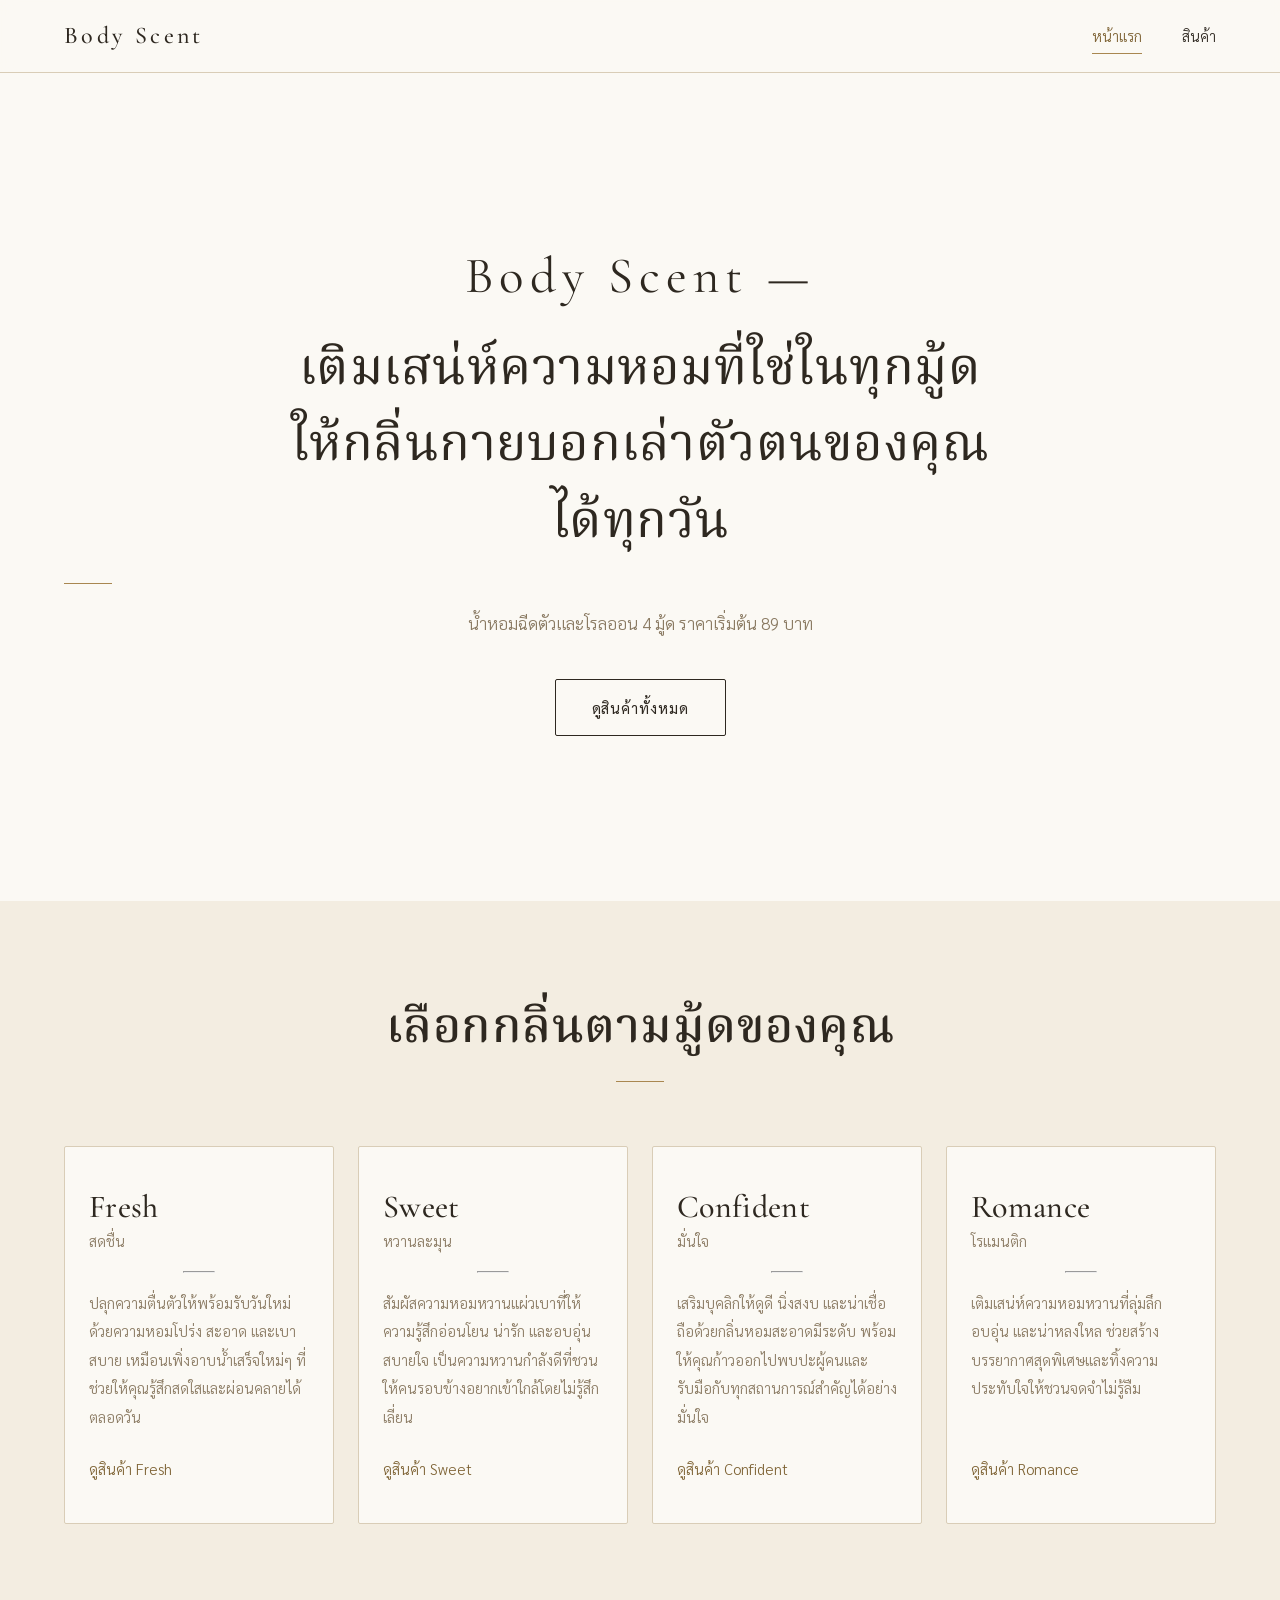
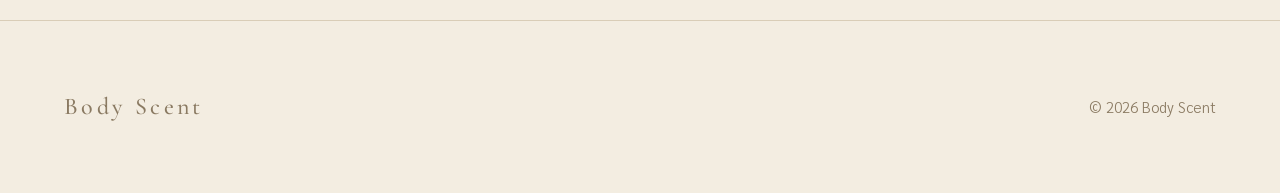
<file: index.html>
<!DOCTYPE html>
<html lang="th">
<head>
  <meta charset="UTF-8">
  <meta name="viewport" content="width=device-width, initial-scale=1">
  <title>Body Scent | น้ำหอมฉีดตัวและโรลออน</title>
  <meta name="description" content="Body Scent เติมเสน่ห์ความหอมที่ใช่ในทุกมู้ด ให้กลิ่นกายบอกเล่าตัวตนของคุณได้ทุกวัน">
  <link rel="stylesheet" href="style.css">
</head>
<body>

  <header class="site-header">
    <div class="container site-header__inner">
      <a class="brand" href="index.html">Body Scent</a>
      <nav class="nav" aria-label="เมนูหลัก">
        <a href="index.html" aria-current="page">หน้าแรก</a>
        <a href="product.html">สินค้า</a>
      </nav>
    </div>
  </header>

  <main>
    <!-- Hero -->
    <section class="hero">
      <div class="container">
        <h1 class="hero__title">
          <span class="hero__brand">Body Scent —</span>
          เติมเสน่ห์ความหอมที่ใช่ในทุกมู้ด ให้กลิ่นกายบอกเล่าตัวตนของคุณได้ทุกวัน
        </h1>
        <hr class="rule">
        <p class="hero__sub">น้ำหอมฉีดตัวและโรลออน 4 มู้ด ราคาเริ่มต้น 89 บาท</p>
        <a class="btn" href="product.html">ดูสินค้าทั้งหมด</a>
      </div>
    </section>

    <!-- Moods -->
    <section class="section section--cream" id="moods">
      <div class="container">
        <div class="section-head is-center">
          <h2>เลือกกลิ่นตามมู้ดของคุณ</h2>
          <hr class="rule">
        </div>

        <div class="mood-grid">
          <a class="mood-card" data-mood="fresh" href="product.html?mood=fresh">
            <h3 class="mood-card__name">Fresh</h3>
            <p class="mood-card__th">สดชื่น</p>
            <hr class="mood-rule">
            <p class="mood-card__desc">ปลุกความตื่นตัวให้พร้อมรับวันใหม่ด้วยความหอมโปร่ง สะอาด และเบาสบาย เหมือนเพิ่งอาบน้ำเสร็จใหม่ๆ ที่ช่วยให้คุณรู้สึกสดใสและผ่อนคลายได้ตลอดวัน</p>
            <span class="mood-card__more">ดูสินค้า Fresh</span>
          </a>

          <a class="mood-card" data-mood="sweet" href="product.html?mood=sweet">
            <h3 class="mood-card__name">Sweet</h3>
            <p class="mood-card__th">หวานละมุน</p>
            <hr class="mood-rule">
            <p class="mood-card__desc">สัมผัสความหอมหวานแผ่วเบาที่ให้ความรู้สึกอ่อนโยน น่ารัก และอบอุ่นสบายใจ เป็นความหวานกำลังดีที่ชวนให้คนรอบข้างอยากเข้าใกล้โดยไม่รู้สึกเลี่ยน</p>
            <span class="mood-card__more">ดูสินค้า Sweet</span>
          </a>

          <a class="mood-card" data-mood="confident" href="product.html?mood=confident">
            <h3 class="mood-card__name">Confident</h3>
            <p class="mood-card__th">มั่นใจ</p>
            <hr class="mood-rule">
            <p class="mood-card__desc">เสริมบุคลิกให้ดูดี นิ่งสงบ และน่าเชื่อถือด้วยกลิ่นหอมสะอาดมีระดับ พร้อมให้คุณก้าวออกไปพบปะผู้คนและรับมือกับทุกสถานการณ์สำคัญได้อย่างมั่นใจ</p>
            <span class="mood-card__more">ดูสินค้า Confident</span>
          </a>

          <a class="mood-card" data-mood="romance" href="product.html?mood=romance">
            <h3 class="mood-card__name">Romance</h3>
            <p class="mood-card__th">โรแมนติก</p>
            <hr class="mood-rule">
            <p class="mood-card__desc">เติมเสน่ห์ความหอมหวานที่ลุ่มลึก อบอุ่น และน่าหลงใหล ช่วยสร้างบรรยากาศสุดพิเศษและทิ้งความประทับใจให้ชวนจดจำไม่รู้ลืม</p>
            <span class="mood-card__more">ดูสินค้า Romance</span>
          </a>
        </div>
      </div>
    </section>
  </main>

  <footer class="site-footer">
    <div class="container site-footer__inner">
      <span class="brand">Body Scent</span>
      <span>© 2026 Body Scent</span>
    </div>
  </footer>

  <script src="script.js"></script>
</body>
</html>
</file>
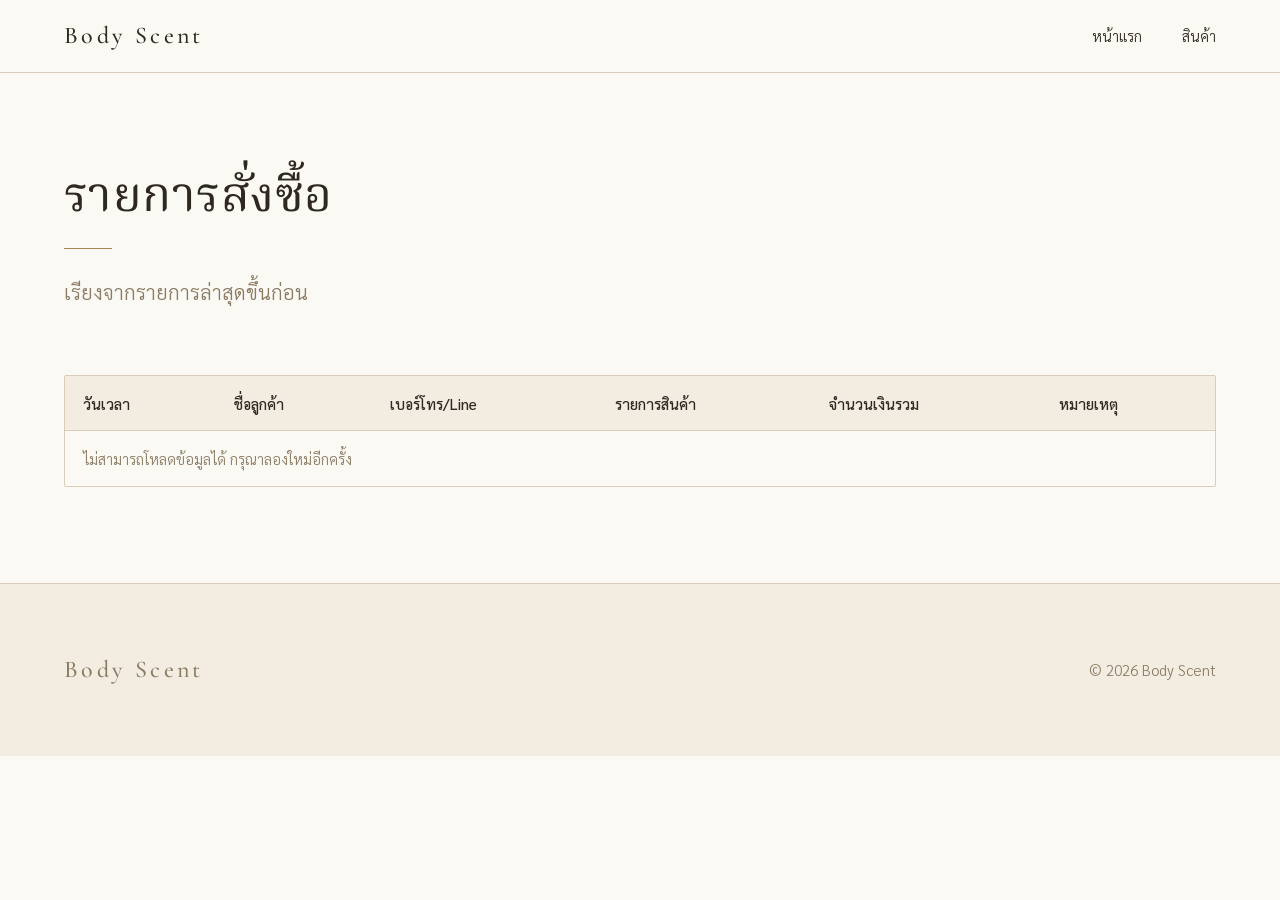
<file: admin.html>
<!DOCTYPE html>
<html lang="th">
<head>
  <meta charset="UTF-8">
  <meta name="viewport" content="width=device-width, initial-scale=1">
  <meta name="robots" content="noindex, nofollow">
  <title>รายการสั่งซื้อ | Body Scent</title>
  <link rel="stylesheet" href="style.css">
</head>
<body>

  <header class="site-header">
    <div class="container site-header__inner">
      <a class="brand" href="index.html">Body Scent</a>
      <nav class="nav" aria-label="เมนูหลัก">
        <a href="index.html">หน้าแรก</a>
        <a href="product.html">สินค้า</a>
      </nav>
    </div>
  </header>

  <main class="section">
    <div class="container">
      <div class="section-head">
        <h1 class="page-title">รายการสั่งซื้อ</h1>
        <hr class="rule">
        <p class="lead">เรียงจากรายการล่าสุดขึ้นก่อน</p>
      </div>

      <div class="table-wrap">
        <table id="ordersTable" class="data-table">
          <thead>
            <tr>
              <th scope="col">วันเวลา</th>
              <th scope="col">ชื่อลูกค้า</th>
              <th scope="col">เบอร์โทร/Line</th>
              <th scope="col">รายการสินค้า</th>
              <th scope="col">จำนวนเงินรวม</th>
              <th scope="col">หมายเหตุ</th>
            </tr>
          </thead>
          <tbody></tbody>
        </table>
      </div>
    </div>
  </main>

  <footer class="site-footer">
    <div class="container site-footer__inner">
      <span class="brand">Body Scent</span>
      <span>© 2026 Body Scent</span>
    </div>
  </footer>

  <script src="script.js"></script>
</body>
</html>
</file>
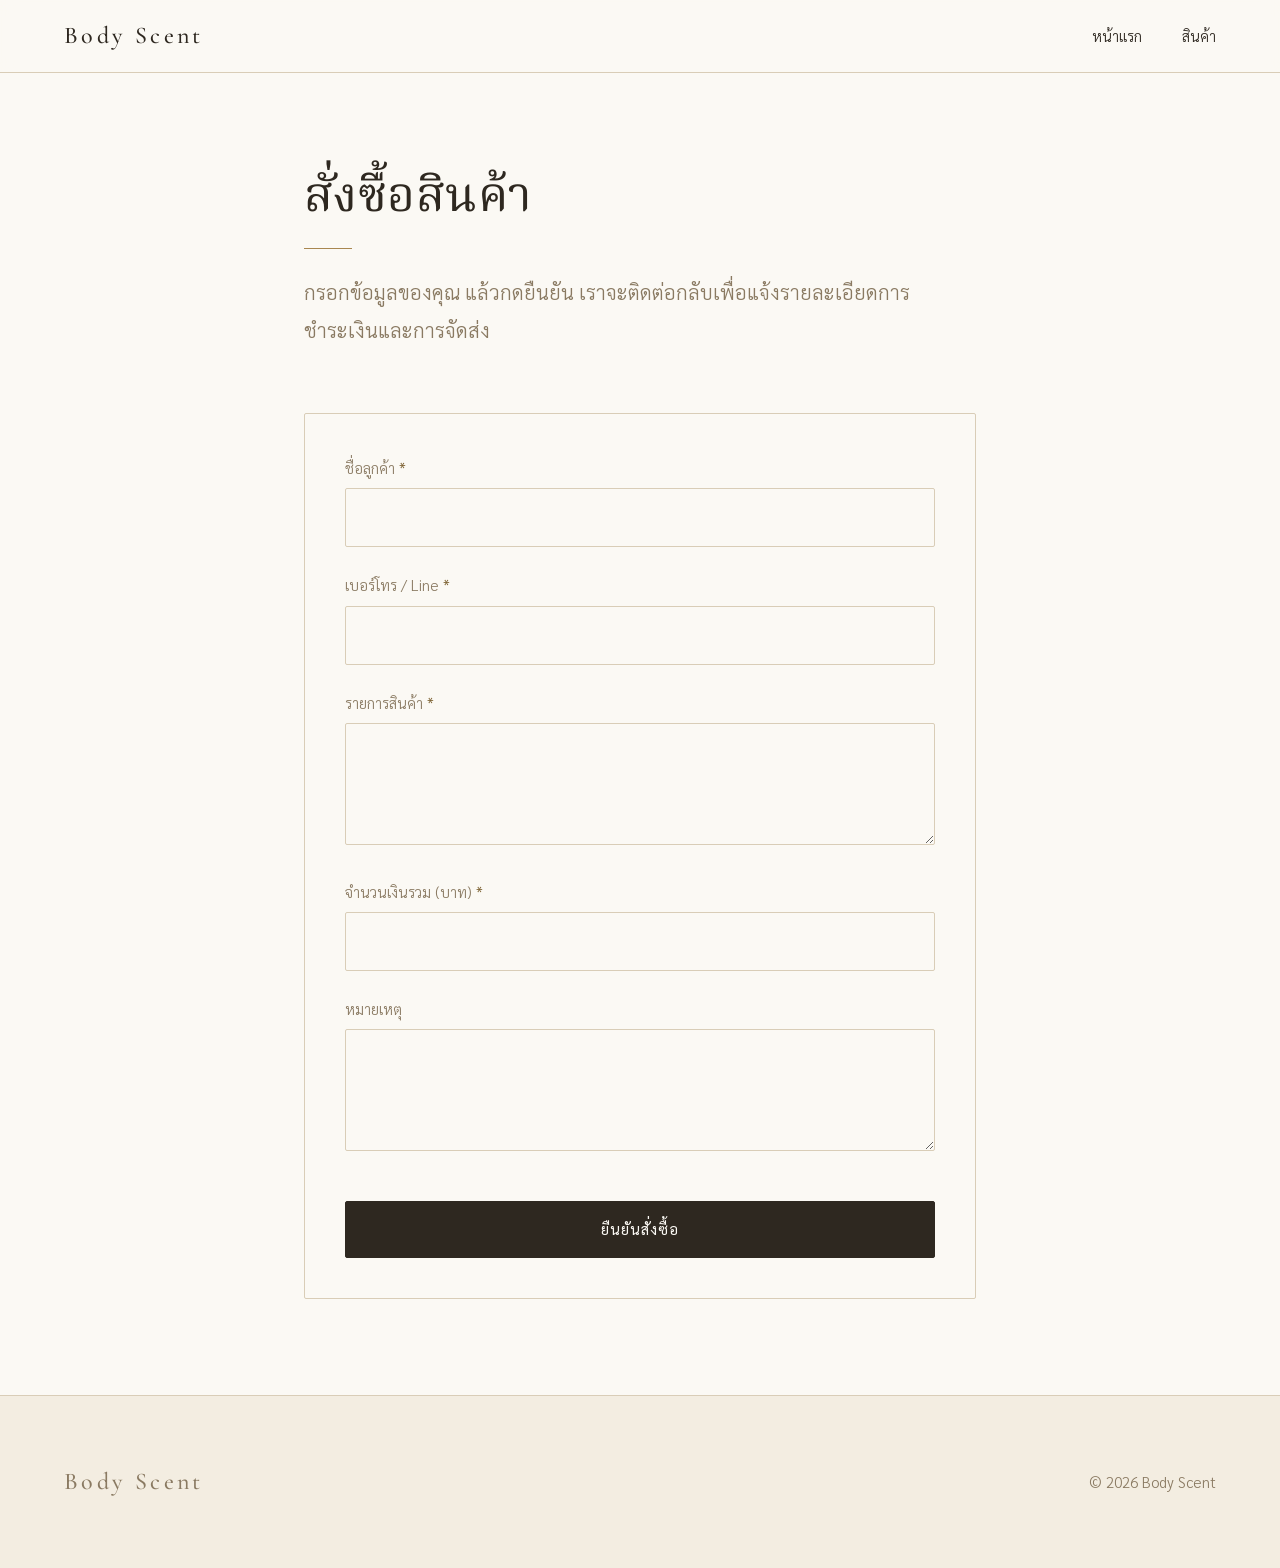
<file: order.html>
<!DOCTYPE html>
<html lang="th">
<head>
  <meta charset="UTF-8">
  <meta name="viewport" content="width=device-width, initial-scale=1">
  <title>สั่งซื้อสินค้า | Body Scent</title>
  <meta name="description" content="กรอกข้อมูลเพื่อสั่งซื้อสินค้า Body Scent">
  <link rel="stylesheet" href="style.css">
</head>
<body>

  <header class="site-header">
    <div class="container site-header__inner">
      <a class="brand" href="index.html">Body Scent</a>
      <nav class="nav" aria-label="เมนูหลัก">
        <a href="index.html">หน้าแรก</a>
        <a href="product.html">สินค้า</a>
      </nav>
    </div>
  </header>

  <main class="section">
    <div class="container--narrow">
      <div class="section-head">
        <h1 class="page-title">สั่งซื้อสินค้า</h1>
        <hr class="rule">
        <p class="lead">กรอกข้อมูลของคุณ แล้วกดยืนยัน เราจะติดต่อกลับเพื่อแจ้งรายละเอียดการชำระเงินและการจัดส่ง</p>
      </div>

      <form id="orderForm" class="order-form">
        <label class="field">
          <span class="field__label">ชื่อลูกค้า <span class="req">*</span></span>
          <input class="input" type="text" id="customerName" name="customerName" autocomplete="name" required>
        </label>

        <label class="field">
          <span class="field__label">เบอร์โทร / Line <span class="req">*</span></span>
          <input class="input" type="text" id="contact" name="contact" autocomplete="tel" required>
        </label>

        <label class="field">
          <span class="field__label">รายการสินค้า <span class="req">*</span></span>
          <textarea class="textarea" id="items" name="items" rows="3" required></textarea>
        </label>

        <label class="field">
          <span class="field__label">จำนวนเงินรวม (บาท) <span class="req">*</span></span>
          <input class="input" type="number" id="total" name="total" min="0" inputmode="numeric" required>
        </label>

        <label class="field">
          <span class="field__label">หมายเหตุ</span>
          <textarea class="textarea" id="note" name="note" rows="3"></textarea>
        </label>

        <button class="btn btn--solid btn--block" type="submit">ยืนยันสั่งซื้อ</button>
      </form>
    </div>
  </main>

  <footer class="site-footer">
    <div class="container site-footer__inner">
      <span class="brand">Body Scent</span>
      <span>© 2026 Body Scent</span>
    </div>
  </footer>

  <script src="script.js"></script>
</body>
</html>
</file>
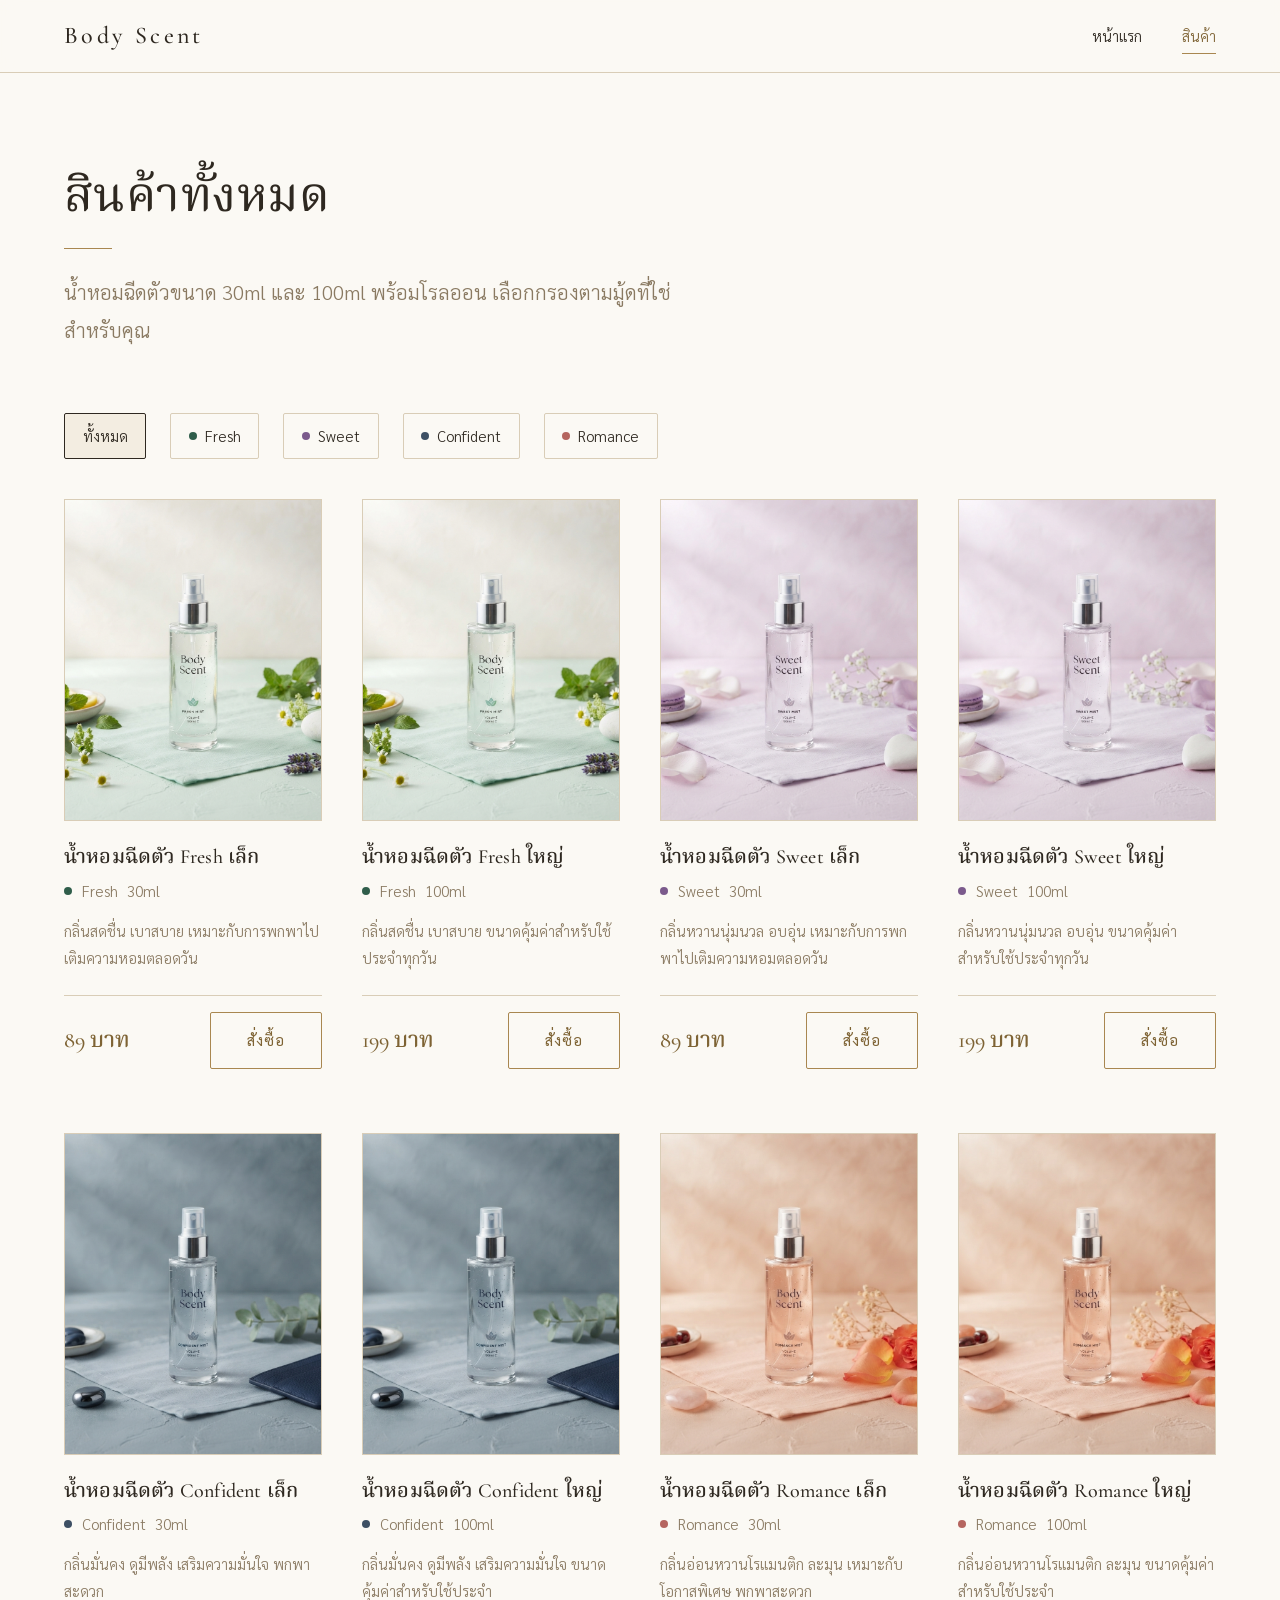
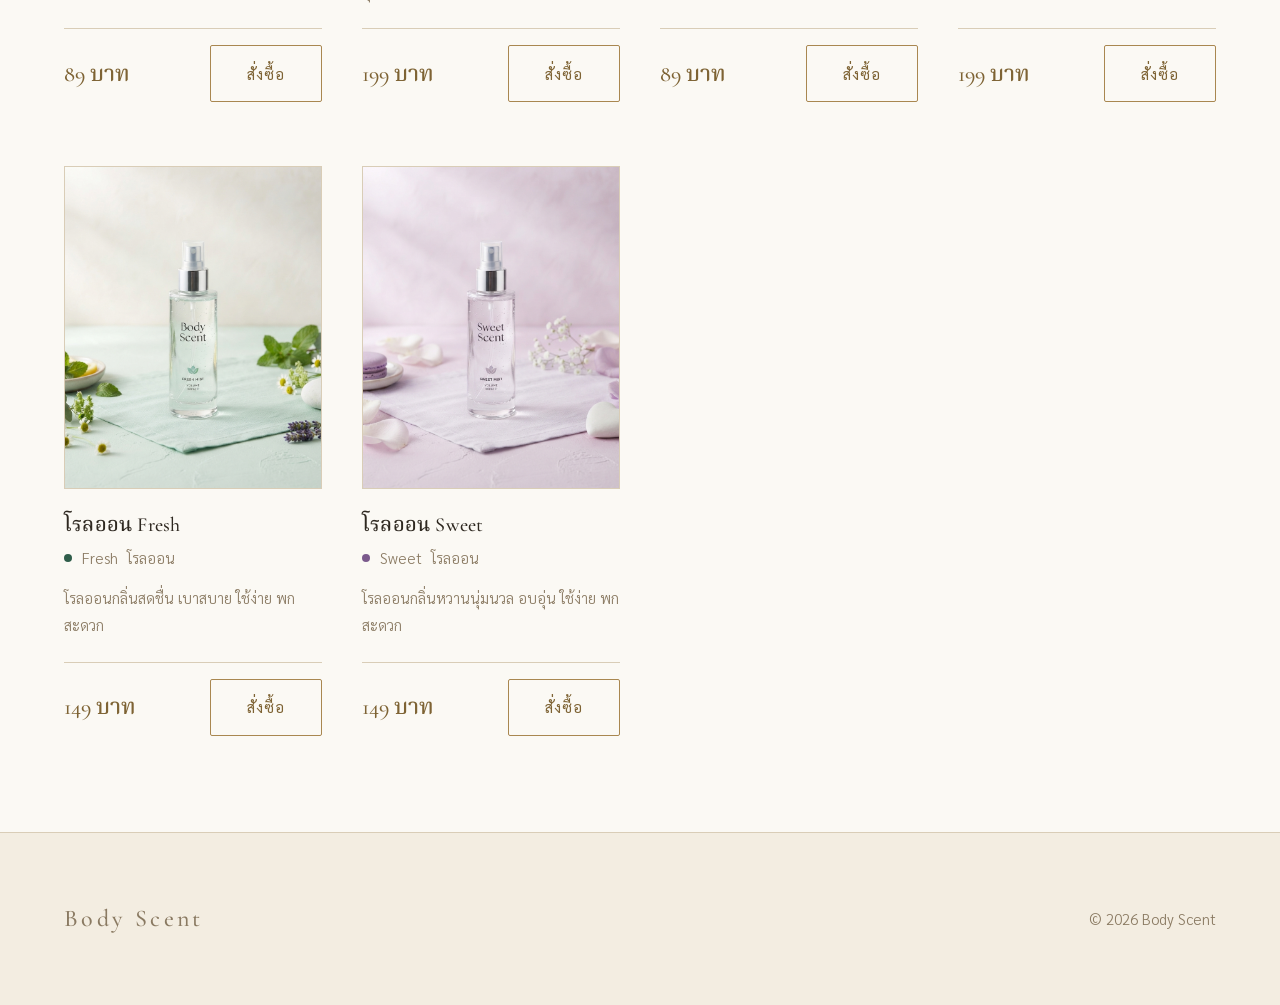
<file: product.html>
<!DOCTYPE html>
<html lang="th">
<head>
  <meta charset="UTF-8">
  <meta name="viewport" content="width=device-width, initial-scale=1">
  <title>สินค้าทั้งหมด | Body Scent</title>
  <meta name="description" content="น้ำหอมฉีดตัวขนาด 30ml และ 100ml พร้อมโรลออน เลือกกรองตามมู้ด Fresh, Sweet, Confident และ Romance">
  <link rel="stylesheet" href="style.css">
</head>
<body>

  <header class="site-header">
    <div class="container site-header__inner">
      <a class="brand" href="index.html">Body Scent</a>
      <nav class="nav" aria-label="เมนูหลัก">
        <a href="index.html">หน้าแรก</a>
        <a href="product.html" aria-current="page">สินค้า</a>
      </nav>
    </div>
  </header>

  <main class="section">
    <div class="container">
      <div class="section-head">
        <h1 class="page-title">สินค้าทั้งหมด</h1>
        <hr class="rule">
        <p class="lead">น้ำหอมฉีดตัวขนาด 30ml และ 100ml พร้อมโรลออน เลือกกรองตามมู้ดที่ใช่สำหรับคุณ</p>
      </div>

      <div id="filter-bar" class="filters" role="group" aria-label="กรองสินค้าตามมู้ด"></div>
      <div id="product-list" class="product-grid" aria-live="polite"></div>
    </div>
  </main>

  <footer class="site-footer">
    <div class="container site-footer__inner">
      <span class="brand">Body Scent</span>
      <span>© 2026 Body Scent</span>
    </div>
  </footer>

  <script src="script.js"></script>
</body>
</html>
</file>
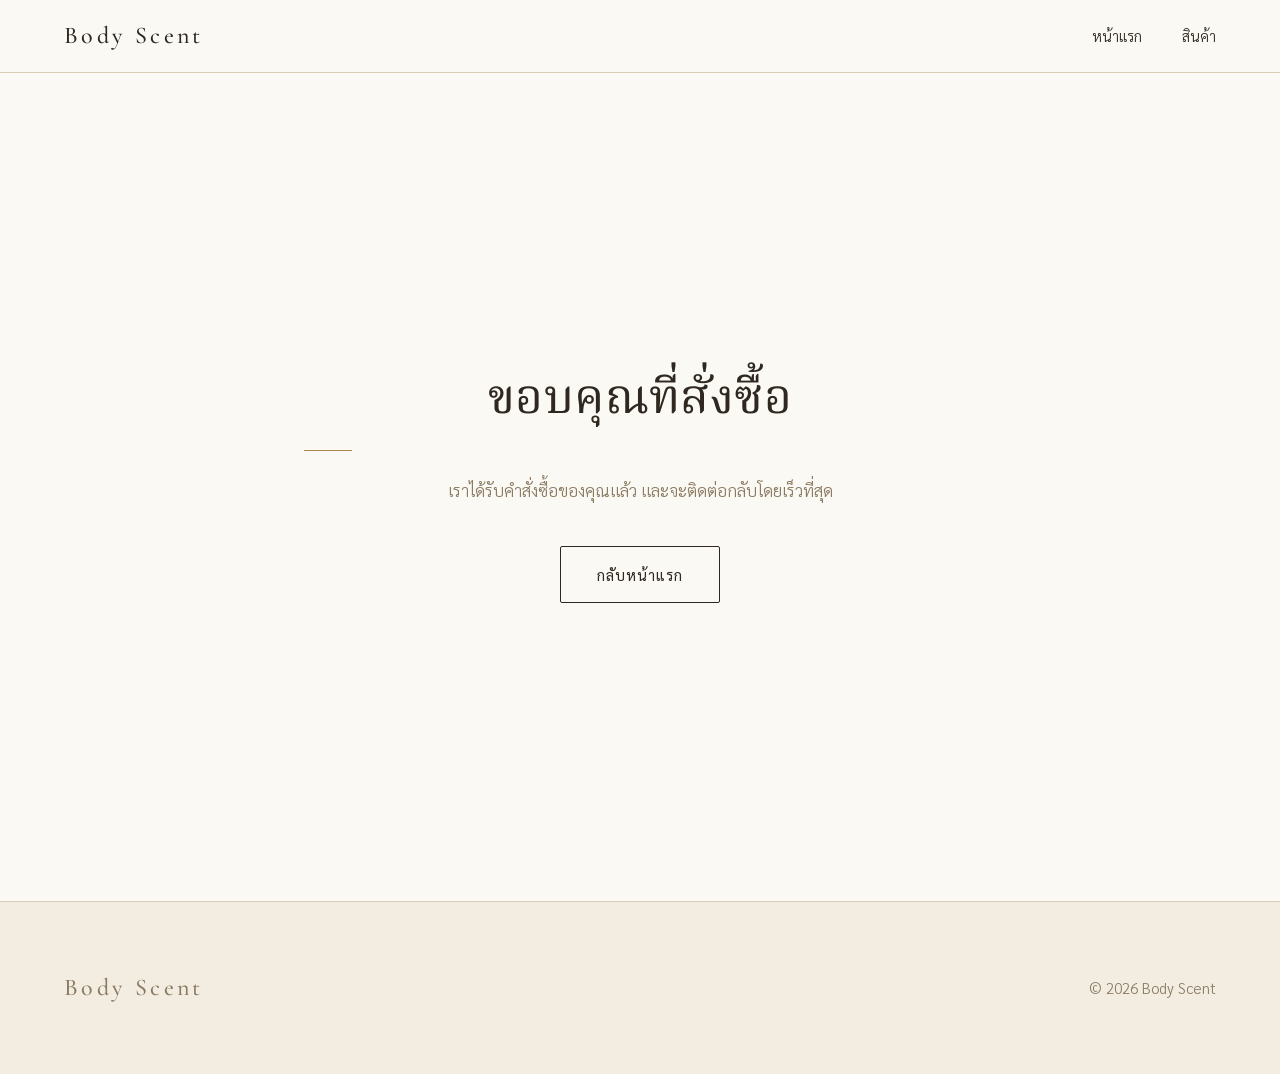
<file: thankyou.html>
<!DOCTYPE html>
<html lang="th">
<head>
  <meta charset="UTF-8">
  <meta name="viewport" content="width=device-width, initial-scale=1">
  <title>ขอบคุณที่สั่งซื้อ | Body Scent</title>
  <link rel="stylesheet" href="style.css">
</head>
<body>

  <header class="site-header">
    <div class="container site-header__inner">
      <a class="brand" href="index.html">Body Scent</a>
      <nav class="nav" aria-label="เมนูหลัก">
        <a href="index.html">หน้าแรก</a>
        <a href="product.html">สินค้า</a>
      </nav>
    </div>
  </header>

  <main class="hero">
    <div class="container--narrow">
      <h1 class="page-title">ขอบคุณที่สั่งซื้อ</h1>
      <hr class="rule">
      <p class="hero__sub">เราได้รับคำสั่งซื้อของคุณแล้ว และจะติดต่อกลับโดยเร็วที่สุด</p>
      <a class="btn" href="index.html">กลับหน้าแรก</a>
    </div>
  </main>

  <footer class="site-footer">
    <div class="container site-footer__inner">
      <span class="brand">Body Scent</span>
      <span>© 2026 Body Scent</span>
    </div>
  </footer>

  <script src="script.js"></script>
</body>
</html>
</file>
<file: style.css>
/* ==========================================================
   Body Scent — Global theme
   Premium · minimal · warm neutrals with bronze accent
   ========================================================== */

@import url("https://fonts.googleapis.com/css2?family=Cormorant+Garamond:ital,wght@0,400;0,500;0,600;1,400&family=Noto+Serif+Thai:wght@300;400;500;600&family=Sarabun:wght@300;400;500&display=swap");

/* ---------- Design tokens ---------- */
:root {
  /* Base palette */
  --color-ivory: #fbf9f4;        /* page background */
  --color-cream: #f3ede1;        /* alternate section background */
  --color-sand: #e4d9c5;         /* soft surfaces, hover fills */
  --color-beige-deep: #8a7a62;   /* secondary text, muted lines */
  --color-umber: #2e2820;        /* primary text (warm, not pure black) */

  /* Accent (bronze / soft gold) */
  --color-accent: #a98750;
  --color-accent-soft: #c9ad7c;
  --color-accent-deep: #7e6334;

  /* Lines */
  --line-color: #d9cdb7;
  --line-strong: #2e2820;
  --line-width: 1px;

  /* Mood colors — used only as small touches (dots, short rules, icons) */
  --mood-fresh: #2f5d4a;
  --mood-sweet: #7b5a8c;
  --mood-confident: #3d4f63;
  --mood-romance: #b5655f;

  /* Typography */
  --font-display: "Cormorant Garamond", "Noto Serif Thai", Georgia, "Times New Roman", serif;
  --font-body: "Sarabun", "Noto Serif Thai", system-ui, -apple-system, "Segoe UI", sans-serif;

  --text-xs: 0.8125rem;
  --text-sm: 0.9375rem;
  --text-base: 1.0625rem;
  --text-lg: 1.25rem;
  --text-xl: clamp(1.5rem, 1.2rem + 1vw, 2rem);
  --text-2xl: clamp(2rem, 1.4rem + 2.2vw, 3rem);
  --text-3xl: clamp(2.6rem, 1.6rem + 4vw, 4.75rem);

  /* Spacing scale (generous) */
  --space-1: 0.5rem;
  --space-2: 1rem;
  --space-3: 1.5rem;
  --space-4: 2.5rem;
  --space-5: 4rem;
  --space-6: 6rem;
  --space-7: 9rem;

  --container: 72rem;
  --container-narrow: 42rem;
  --radius: 2px;
  --transition: 240ms cubic-bezier(0.4, 0, 0.2, 1);
}

/* ---------- Reset ---------- */
*,
*::before,
*::after {
  box-sizing: border-box;
}

html {
  -webkit-text-size-adjust: 100%;
  scroll-behavior: smooth;
}

body {
  margin: 0;
  background: var(--color-ivory);
  color: var(--color-umber);
  font-family: var(--font-body);
  font-size: var(--text-base);
  font-weight: 300;
  line-height: 1.85;
  -webkit-font-smoothing: antialiased;
  text-rendering: optimizeLegibility;
}

img,
picture,
svg {
  display: block;
  max-width: 100%;
  height: auto;
}

a {
  color: inherit;
  text-decoration: none;
}

ul,
ol {
  margin: 0;
  padding: 0;
  list-style: none;
}

button,
input,
select,
textarea {
  font: inherit;
  color: inherit;
}

:focus-visible {
  outline: 1px solid var(--color-accent-deep);
  outline-offset: 4px;
}

::selection {
  background: var(--color-sand);
}

/* ---------- Typography ---------- */
h1,
h2,
h3,
h4 {
  margin: 0 0 var(--space-2);
  font-family: var(--font-display);
  font-weight: 500;
  line-height: 1.25;
  letter-spacing: 0.01em;
}

h1 {
  font-size: var(--text-3xl);
  font-weight: 400;
  line-height: 1.15;
}

h2 {
  font-size: var(--text-2xl);
}

h3 {
  font-size: var(--text-xl);
}

h4 {
  font-size: var(--text-lg);
}

p {
  margin: 0 0 var(--space-3);
  max-width: 38rem;
}

.lead {
  font-size: var(--text-lg);
  color: var(--color-beige-deep);
  line-height: 1.9;
}

.muted {
  color: var(--color-beige-deep);
}

.small {
  font-size: var(--text-sm);
}

/* ---------- Layout ---------- */
.container {
  width: min(100% - 3rem, var(--container));
  margin-inline: auto;
}

.container--narrow {
  width: min(100% - 3rem, var(--container-narrow));
  margin-inline: auto;
}

.section {
  padding-block: var(--space-6);
}

.section--cream {
  background: var(--color-cream);
}

.section--tight {
  padding-block: var(--space-5);
}

.section-head {
  margin-bottom: var(--space-5);
}

.section-head.is-center {
  text-align: center;
}

.section-head.is-center p {
  margin-inline: auto;
}

/* Thin gold rule under a heading */
.rule {
  display: block;
  width: 3rem;
  height: var(--line-width);
  margin: var(--space-3) 0;
  background: var(--color-accent);
  border: 0;
}

.is-center .rule {
  margin-inline: auto;
}

hr.divider {
  border: 0;
  border-top: var(--line-width) solid var(--line-color);
  margin-block: var(--space-5);
}

/* ---------- Header / navigation ---------- */
.site-header {
  position: sticky;
  top: 0;
  z-index: 50;
  background: rgba(251, 249, 244, 0.92);
  backdrop-filter: blur(8px);
  -webkit-backdrop-filter: blur(8px);
  border-bottom: var(--line-width) solid var(--line-color);
}

.site-header__inner {
  display: flex;
  align-items: center;
  justify-content: space-between;
  gap: var(--space-3);
  min-height: 4.5rem;
}

.brand {
  font-family: var(--font-display);
  font-size: 1.5rem;
  font-weight: 500;
  letter-spacing: 0.14em;
}

.nav {
  display: flex;
  align-items: center;
  gap: var(--space-4);
  font-size: var(--text-sm);
}

.nav a {
  padding-block: 0.25rem;
  border-bottom: var(--line-width) solid transparent;
  transition: border-color var(--transition), color var(--transition);
}

.nav a:hover,
.nav a[aria-current="page"] {
  border-bottom-color: var(--color-accent);
  color: var(--color-accent-deep);
}

/* ---------- Buttons ---------- */
.btn {
  display: inline-flex;
  align-items: center;
  justify-content: center;
  padding: 0.85rem 2.25rem;
  background: transparent;
  color: var(--color-umber);
  border: var(--line-width) solid var(--line-strong);
  border-radius: var(--radius);
  font-size: var(--text-sm);
  font-weight: 400;
  letter-spacing: 0.06em;
  cursor: pointer;
  transition: background var(--transition), color var(--transition),
    border-color var(--transition);
}

.btn:hover {
  background: var(--color-umber);
  color: var(--color-ivory);
}

.btn--solid {
  background: var(--color-umber);
  color: var(--color-ivory);
}

.btn--solid:hover {
  background: var(--color-accent-deep);
  border-color: var(--color-accent-deep);
}

.btn--accent {
  border-color: var(--color-accent);
  color: var(--color-accent-deep);
}

.btn--accent:hover {
  background: var(--color-accent);
  border-color: var(--color-accent);
  color: var(--color-ivory);
}

.btn--block {
  width: 100%;
}

/* ---------- Mood touches ----------
   Usage: <span class="mood-dot" data-mood="fresh"></span>
   or put data-mood on any element and use .mood-rule / .mood-text.
   Mood color appears only as a small accent, never as a background fill. */
[data-mood="fresh"] {
  --mood: var(--mood-fresh);
}
[data-mood="sweet"] {
  --mood: var(--mood-sweet);
}
[data-mood="confident"] {
  --mood: var(--mood-confident);
}
[data-mood="romance"] {
  --mood: var(--mood-romance);
}

.mood-dot {
  display: inline-block;
  width: 0.5rem;
  height: 0.5rem;
  border-radius: 50%;
  background: var(--mood, var(--color-accent));
  vertical-align: middle;
}

.mood-rule {
  display: block;
  width: 2rem;
  height: 2px;
  margin-block: var(--space-2);
  background: var(--mood, var(--color-accent));
}

.mood-text {
  color: var(--mood, inherit);
}

/* ---------- Product grid & cards ---------- */
.product-grid {
  display: grid;
  grid-template-columns: repeat(auto-fill, minmax(15.5rem, 1fr));
  gap: var(--space-5) var(--space-4);
}

.product-card {
  display: flex;
  flex-direction: column;
  background: transparent;
  border: 0;
}

.product-card__media {
  aspect-ratio: 4 / 5;
  background: var(--color-cream);
  border: var(--line-width) solid var(--line-color);
  overflow: hidden;
}

.product-card__media img {
  width: 100%;
  height: 100%;
  object-fit: cover;
  transition: transform 600ms ease;
}

.product-card:hover .product-card__media img {
  transform: scale(1.03);
}

.product-card__body {
  padding-top: var(--space-3);
}

.product-card__name {
  margin: 0;
  font-size: var(--text-lg);
}

.product-card__meta {
  display: flex;
  align-items: center;
  gap: 0.6rem;
  margin: 0.4rem 0 0.75rem;
  font-size: var(--text-sm);
  color: var(--color-beige-deep);
}

.product-card__desc {
  font-size: var(--text-sm);
  color: var(--color-beige-deep);
  line-height: 1.8;
}

.product-card__footer {
  display: flex;
  align-items: center;
  justify-content: space-between;
  margin-top: auto;
  padding-top: var(--space-2);
  border-top: var(--line-width) solid var(--line-color);
}

.price {
  font-family: var(--font-display);
  font-size: 1.4rem;
  font-weight: 500;
  color: var(--color-accent-deep);
}

/* ---------- Filter / tabs ---------- */
.filters {
  display: flex;
  flex-wrap: wrap;
  gap: var(--space-1) var(--space-3);
  margin-bottom: var(--space-4);
}

.filter {
  display: inline-flex;
  align-items: center;
  gap: 0.5rem;
  padding: 0.5rem 1.1rem;
  background: transparent;
  border: var(--line-width) solid var(--line-color);
  border-radius: var(--radius);
  font-size: var(--text-sm);
  cursor: pointer;
  transition: border-color var(--transition), background var(--transition);
}

.filter:hover {
  border-color: var(--color-accent);
}

.filter.is-active,
.filter[aria-pressed="true"] {
  border-color: var(--line-strong);
  background: var(--color-cream);
}

/* ---------- Forms ---------- */
.field {
  display: block;
  margin-bottom: var(--space-3);
}

.field__label {
  display: block;
  margin-bottom: 0.4rem;
  font-size: var(--text-sm);
  color: var(--color-beige-deep);
}

.input,
.select,
.textarea {
  width: 100%;
  padding: 0.8rem 1rem;
  background: transparent;
  border: var(--line-width) solid var(--line-color);
  border-radius: var(--radius);
  transition: border-color var(--transition);
}

.input:focus,
.select:focus,
.textarea:focus {
  outline: none;
  border-color: var(--line-strong);
}

/* ---------- Footer ---------- */
.site-footer {
  padding-block: var(--space-5);
  background: var(--color-cream);
  border-top: var(--line-width) solid var(--line-color);
  font-size: var(--text-sm);
  color: var(--color-beige-deep);
}

.site-footer__inner {
  display: flex;
  flex-wrap: wrap;
  align-items: center;
  justify-content: space-between;
  gap: var(--space-3);
}

/* ---------- Utilities ---------- */
.text-center {
  text-align: center;
}

.stack > * + * {
  margin-top: var(--space-3);
}

.visually-hidden {
  position: absolute;
  width: 1px;
  height: 1px;
  margin: -1px;
  padding: 0;
  overflow: hidden;
  clip: rect(0 0 0 0);
  white-space: nowrap;
  border: 0;
}

/* ---------- Responsive ---------- */
@media (max-width: 48rem) {
  :root {
    --space-5: 3rem;
    --space-6: 4.5rem;
  }

  body {
    font-size: 1rem;
  }

  .container,
  .container--narrow {
    width: min(100% - 2.5rem, var(--container));
  }

  .site-header__inner {
    min-height: 4rem;
  }

  .nav {
    gap: var(--space-3);
  }

  .product-grid {
    grid-template-columns: repeat(2, minmax(0, 1fr));
    gap: var(--space-4) var(--space-2);
  }

  .product-card__name {
    font-size: 1.05rem;
  }

  .product-card__desc {
    display: none;
  }

  .btn {
    padding: 0.8rem 1.75rem;
  }
}

@media (max-width: 30rem) {
  .nav a:not(.btn) {
    font-size: var(--text-xs);
  }

  .site-footer__inner {
    flex-direction: column;
    align-items: flex-start;
  }
}

@media (prefers-reduced-motion: reduce) {
  html {
    scroll-behavior: auto;
  }

  *,
  *::before,
  *::after {
    transition-duration: 0.01ms !important;
    animation-duration: 0.01ms !important;
  }
}

/* ==========================================================
   Page-level components (index.html, product.html)
   ========================================================== */
:root {
  --header-h: 4.5rem;
}

@media (max-width: 48rem) {
  :root {
    --header-h: 4rem;
  }
}

/* ---------- Hero ---------- */
.hero {
  display: flex;
  align-items: center;
  justify-content: center;
  min-height: calc(100vh - var(--header-h));
  min-height: calc(100svh - var(--header-h));
  padding-block: var(--space-6);
  text-align: center;
}

.hero__title {
  max-width: 44rem;
  margin: 0 auto;
  font-size: clamp(1.75rem, 1.1rem + 2.6vw, 3.25rem);
  font-weight: 400;
  line-height: 1.5;
  letter-spacing: 0.01em;
}

.hero__brand {
  display: block;
  margin-bottom: var(--space-2);
  letter-spacing: 0.12em;
}

.hero__sub {
  margin: 0 auto var(--space-4);
  color: var(--color-beige-deep);
}

/* ---------- Page title (inner pages) ---------- */
.page-title {
  font-size: var(--text-2xl);
  font-weight: 400;
}

/* ---------- Mood cards (index) ---------- */
.mood-grid {
  display: grid;
  grid-template-columns: repeat(auto-fit, minmax(15rem, 1fr));
  gap: var(--space-3);
}

.mood-card {
  display: flex;
  flex-direction: column;
  padding: var(--space-4) var(--space-3);
  background: var(--color-ivory);
  border: var(--line-width) solid var(--line-color);
  border-radius: var(--radius);
  transition: border-color var(--transition);
}

.mood-card:hover,
.mood-card:focus-visible {
  border-color: var(--mood, var(--color-accent));
}

.mood-card__name {
  margin: 0;
  font-size: var(--text-xl);
}

.mood-card__th {
  margin: 0;
  font-size: var(--text-sm);
  color: var(--color-beige-deep);
}

.mood-card__desc {
  margin: 0;
  font-size: var(--text-sm);
  line-height: 1.9;
  color: var(--color-beige-deep);
}

.mood-card__more {
  margin-top: auto;
  padding-top: var(--space-3);
  font-size: var(--text-sm);
  color: var(--color-accent-deep);
}

@media (max-width: 48rem) {
  .hero {
    padding-block: var(--space-5);
  }
}

/* ==========================================================
   Order form & admin table (order.html, admin.html)
   ========================================================== */
.order-form {
  padding: var(--space-4);
  border: var(--line-width) solid var(--line-color);
  border-radius: var(--radius);
  background: var(--color-ivory);
}

.order-form .textarea {
  resize: vertical;
  min-height: 6rem;
}

.order-form .btn {
  margin-top: var(--space-2);
}

.field__label .req {
  color: var(--color-accent-deep);
}

.table-wrap {
  overflow-x: auto;
  border: var(--line-width) solid var(--line-color);
  border-radius: var(--radius);
}

.data-table {
  width: 100%;
  min-width: 52rem;
  border-collapse: collapse;
  font-size: var(--text-sm);
  line-height: 1.7;
}

.data-table th,
.data-table td {
  padding: 0.9rem 1.1rem;
  text-align: left;
  vertical-align: top;
  border-bottom: var(--line-width) solid var(--line-color);
}

.data-table thead th {
  background: var(--color-cream);
  font-weight: 500;
  white-space: nowrap;
}

.data-table tbody tr:last-child td {
  border-bottom: 0;
}

.data-table td:nth-child(5) {
  white-space: nowrap;
}

@media (max-width: 48rem) {
  .order-form {
    padding: var(--space-3);
  }
}
</file>
